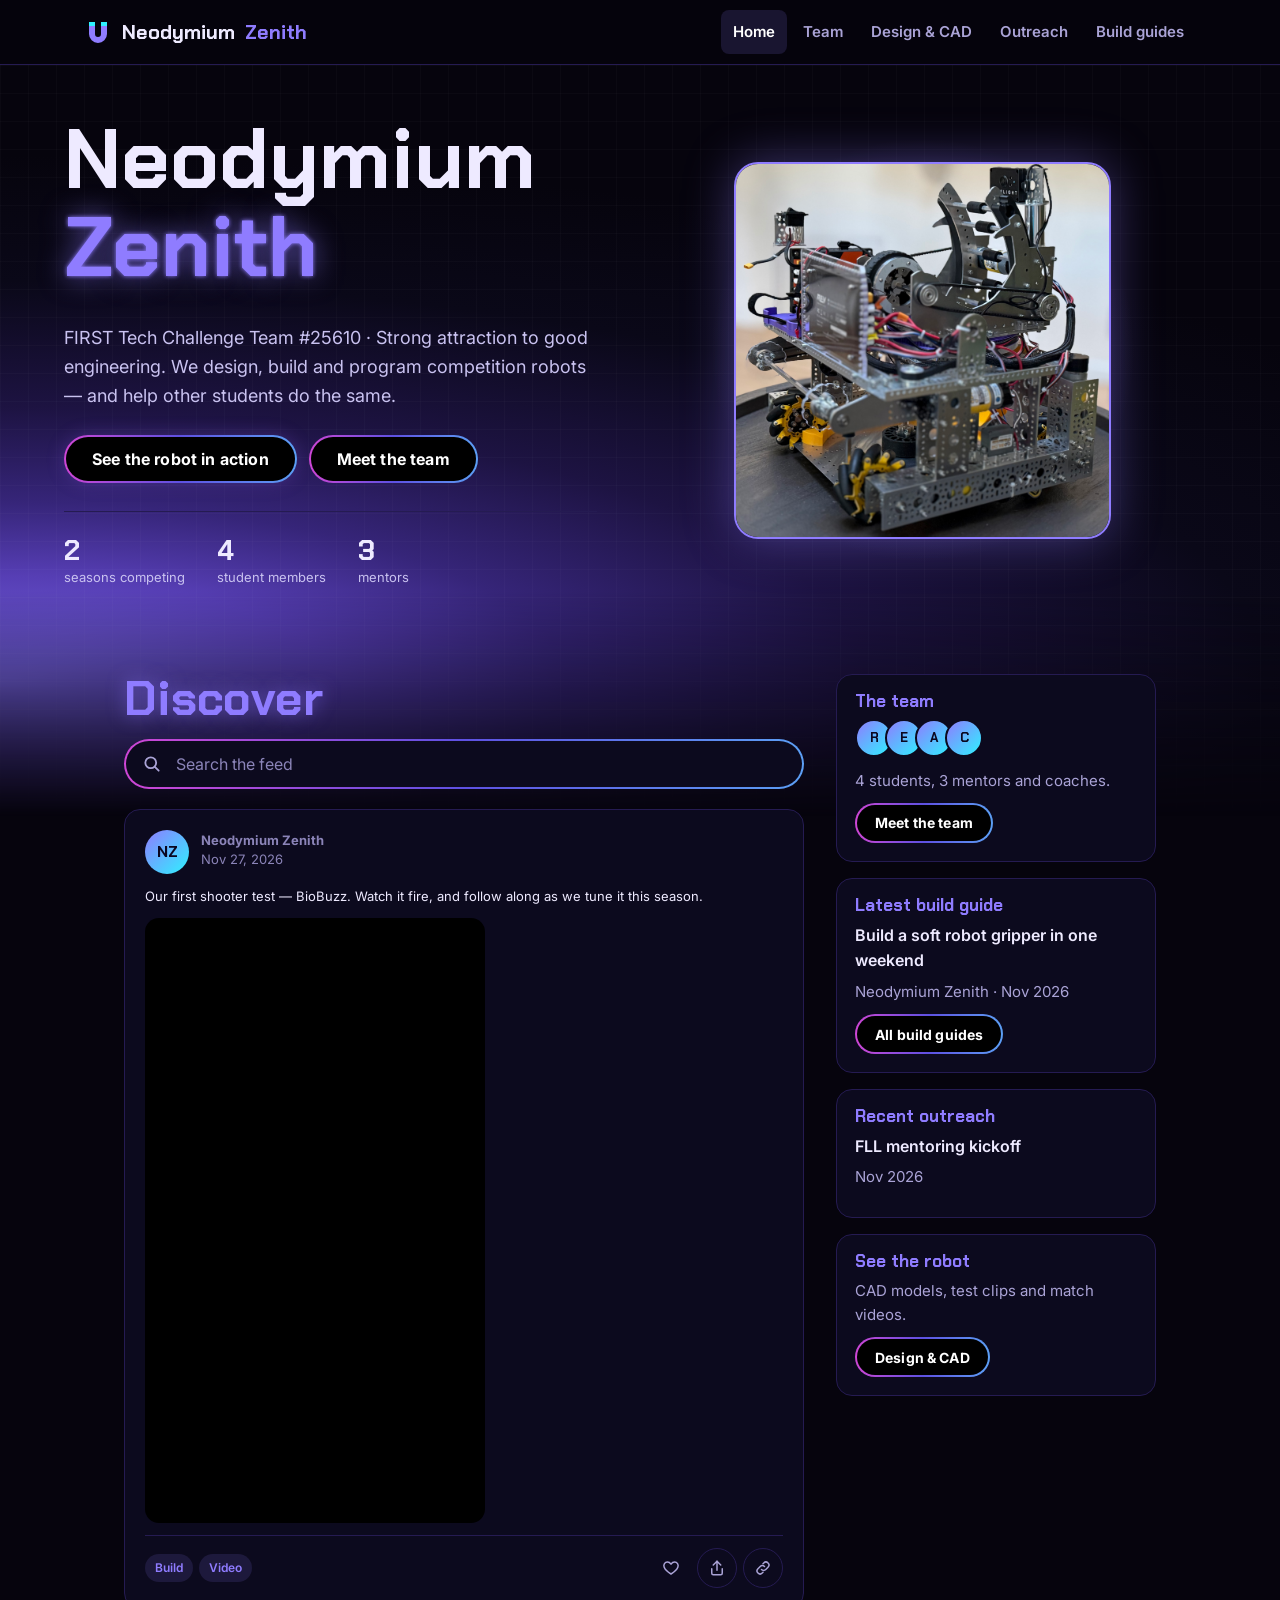
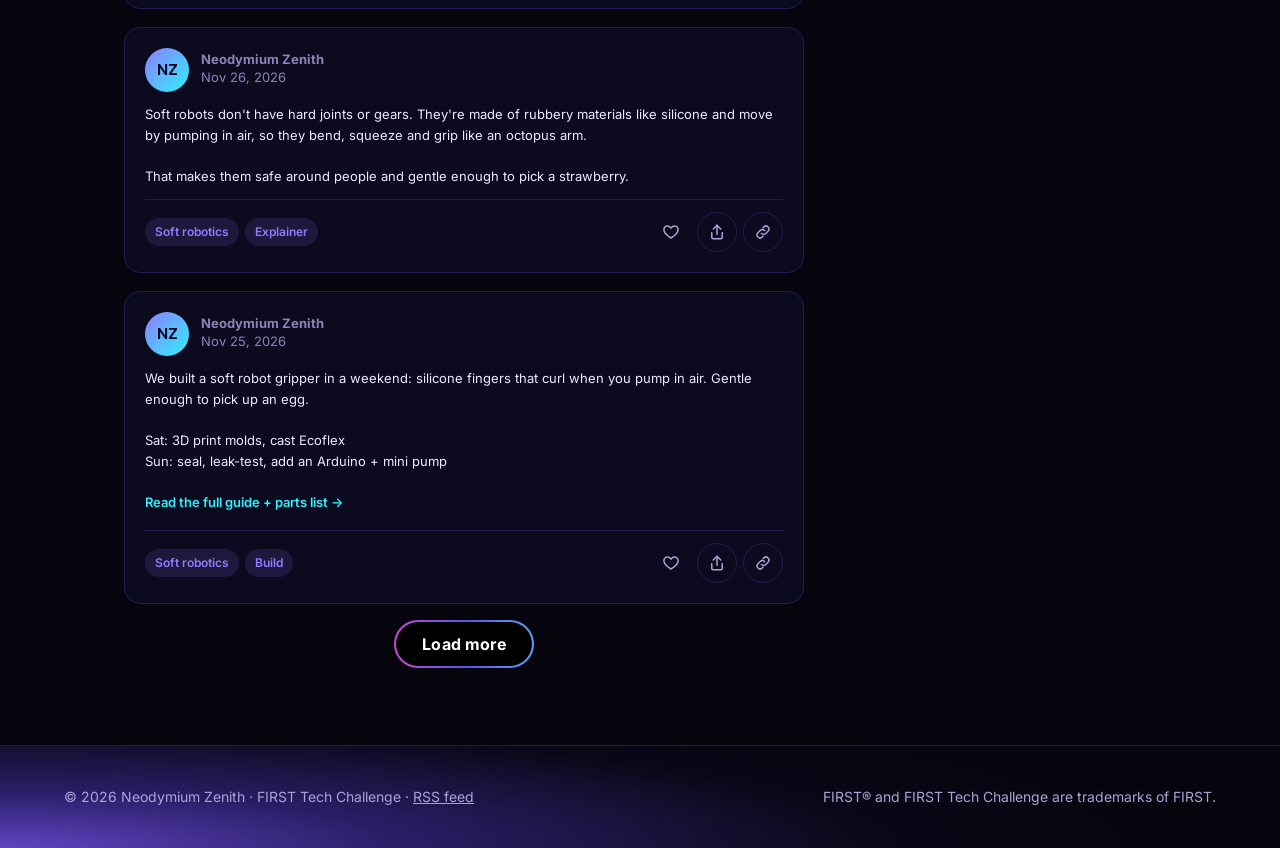
<file: index.html>
<!DOCTYPE html>
<html lang="en">
<head>
<meta charset="utf-8">
<meta name="viewport" content="width=device-width, initial-scale=1">
<script data-goatcounter="https://neodymiumzenith.goatcounter.com/count" async src="//gc.zgo.at/count.js"></script>
<title>Neodymium Zenith </title>
<meta name="description" content="Neodymium Zenith, a FIRST Tech Challenge robotics team: lab notes, build guides, CAD and robot videos.">
<link rel="preconnect" href="https://fonts.googleapis.com">
<link href="https://fonts.googleapis.com/css2?family=Chakra+Petch:wght@500;700&family=Inter:wght@400;600&display=swap" rel="stylesheet">
<link rel="stylesheet" href="site.css?v=20261128c">
<link rel="alternate" type="application/rss+xml" title="Neodymium Zenith lab notes" href="feed.xml">
</head>
<body data-page="home">
<main id="top">
<header class="hero home">
  <div>
    <h1>Neodymium <span>Zenith</span></h1>
    <p class="tag" id="tagline"></p>
    <div class="btns">
      <a class="btn solid hl" href="design.html">See the robot in action</a>
      <a class="btn hl" href="team.html">Meet the team</a>
      <button class="btn hl edit-only" data-act="edit" data-k="hero">Edit hero text &amp; photo</button>
    </div>
    <div class="stats" id="stats"></div>
  </div>
  <div class="fig" id="heroFig">
    <svg viewBox="0 0 500 500" aria-hidden="true">
      <defs>
        <linearGradient id="body" x1="0" y1="0" x2="0" y2="1"><stop offset="0" stop-color="#2a1f63"/><stop offset="1" stop-color="#100c2a"/></linearGradient>
        <radialGradient id="halo"><stop offset="0" stop-color="#8f7cff" stop-opacity=".45"/><stop offset="1" stop-color="#8f7cff" stop-opacity="0"/></radialGradient>
      </defs>
      <circle cx="250" cy="250" r="230" fill="url(#halo)"/>
      <g class="field">
        <path d="M250 250 C 120 60, -20 250, 250 250"/><path d="M250 250 C 380 60, 520 250, 250 250"/>
        <path d="M250 250 C 90 20, -80 300, 250 250"/><path d="M250 250 C 410 20, 580 300, 250 250"/>
        <path d="M250 250 C 150 120, 40 260, 250 250"/><path d="M250 250 C 350 120, 460 260, 250 250"/>
        <path d="M250 250 C 120 440, -20 250, 250 250"/><path d="M250 250 C 380 440, 520 250, 250 250"/>
        <path d="M250 250 C 90 480, -80 200, 250 250"/><path d="M250 250 C 410 480, 580 200, 250 250"/>
      </g>
      <g id="drawnBot">
        <ellipse cx="250" cy="392" rx="150" ry="16" fill="#000" opacity=".7"/>
        <rect x="130" y="250" width="240" height="120" rx="14" fill="url(#body)" stroke="#8f7cff" stroke-width="3"/>
        <rect x="130" y="250" width="240" height="8" rx="4" fill="#c9c0ff" opacity=".5"/>
        <rect x="220" y="120" width="22" height="135" rx="4" fill="#140f33" stroke="#8f7cff" stroke-width="2.5"/>
        <rect x="258" y="140" width="22" height="115" rx="4" fill="#140f33" stroke="#8f7cff" stroke-width="2.5"/>
        <path d="M231 125 L 330 92 L 340 112 L 241 145 Z" fill="#1d1548" stroke="#2ef2ff" stroke-width="2.5"/>
        <path d="M330 86 l28 -6 l6 22 l-10 4 l-4 -12 l-16 4 z M336 112 l28 6 l-4 20 l-10 -2 l2 -10 l-18 -4z" fill="#2ef2ff"/>
        <g fill="#08061a" stroke="#8f7cff" stroke-width="3"><circle cx="170" cy="372" r="30"/><circle cx="330" cy="372" r="30"/></g>
        <g fill="#8f7cff"><circle cx="170" cy="372" r="8"/><circle cx="330" cy="372" r="8"/></g>
        <rect x="152" y="280" width="90" height="56" rx="8" fill="#08061a" stroke="#33287a"/>
        <circle cx="175" cy="308" r="10" fill="#2ef2ff"/><circle cx="210" cy="308" r="10" fill="#b6ff3b"/>
        <text x="300" y="320" text-anchor="middle" font-family="Chakra Petch" font-weight="700" font-size="34" fill="#8f7cff">Nd</text>
        <text x="300" y="342" text-anchor="middle" font-family="Inter" font-size="11" fill="#aaa3d6">60</text>
      </g>
    </svg>
    <div id="heroPhoto"></div>
  </div>
</header>

<section class="band feedband" aria-label="Team feed">
  <div class="feedwrap">
    <div>
      <div class="feedhead"><h2 id="feedTitle">Discover</h2><button class="btn sm solid hl edit-only" data-act="add" data-k="notes">+ New note</button></div>
      <div class="search" role="search"><svg width="20" height="20" viewBox="0 0 24 24" fill="none" stroke="currentColor" stroke-width="2.2" stroke-linecap="round" aria-hidden="true"><circle cx="10.5" cy="10.5" r="6.5"/><path d="m20 20-4.6-4.6"/></svg><input type="search" id="nq" placeholder="Search the feed" aria-label="Search the feed" autocomplete="off"></div>
      <div id="notes"></div>
      <button class="btn hl" id="more" hidden>Load more</button>
    </div>
    <aside class="side" id="side" aria-label="More from the team"></aside>
  </div>
</section>
</main>
<script src="site.js?v=20261128c"></script>
</body>
</html>
</file>
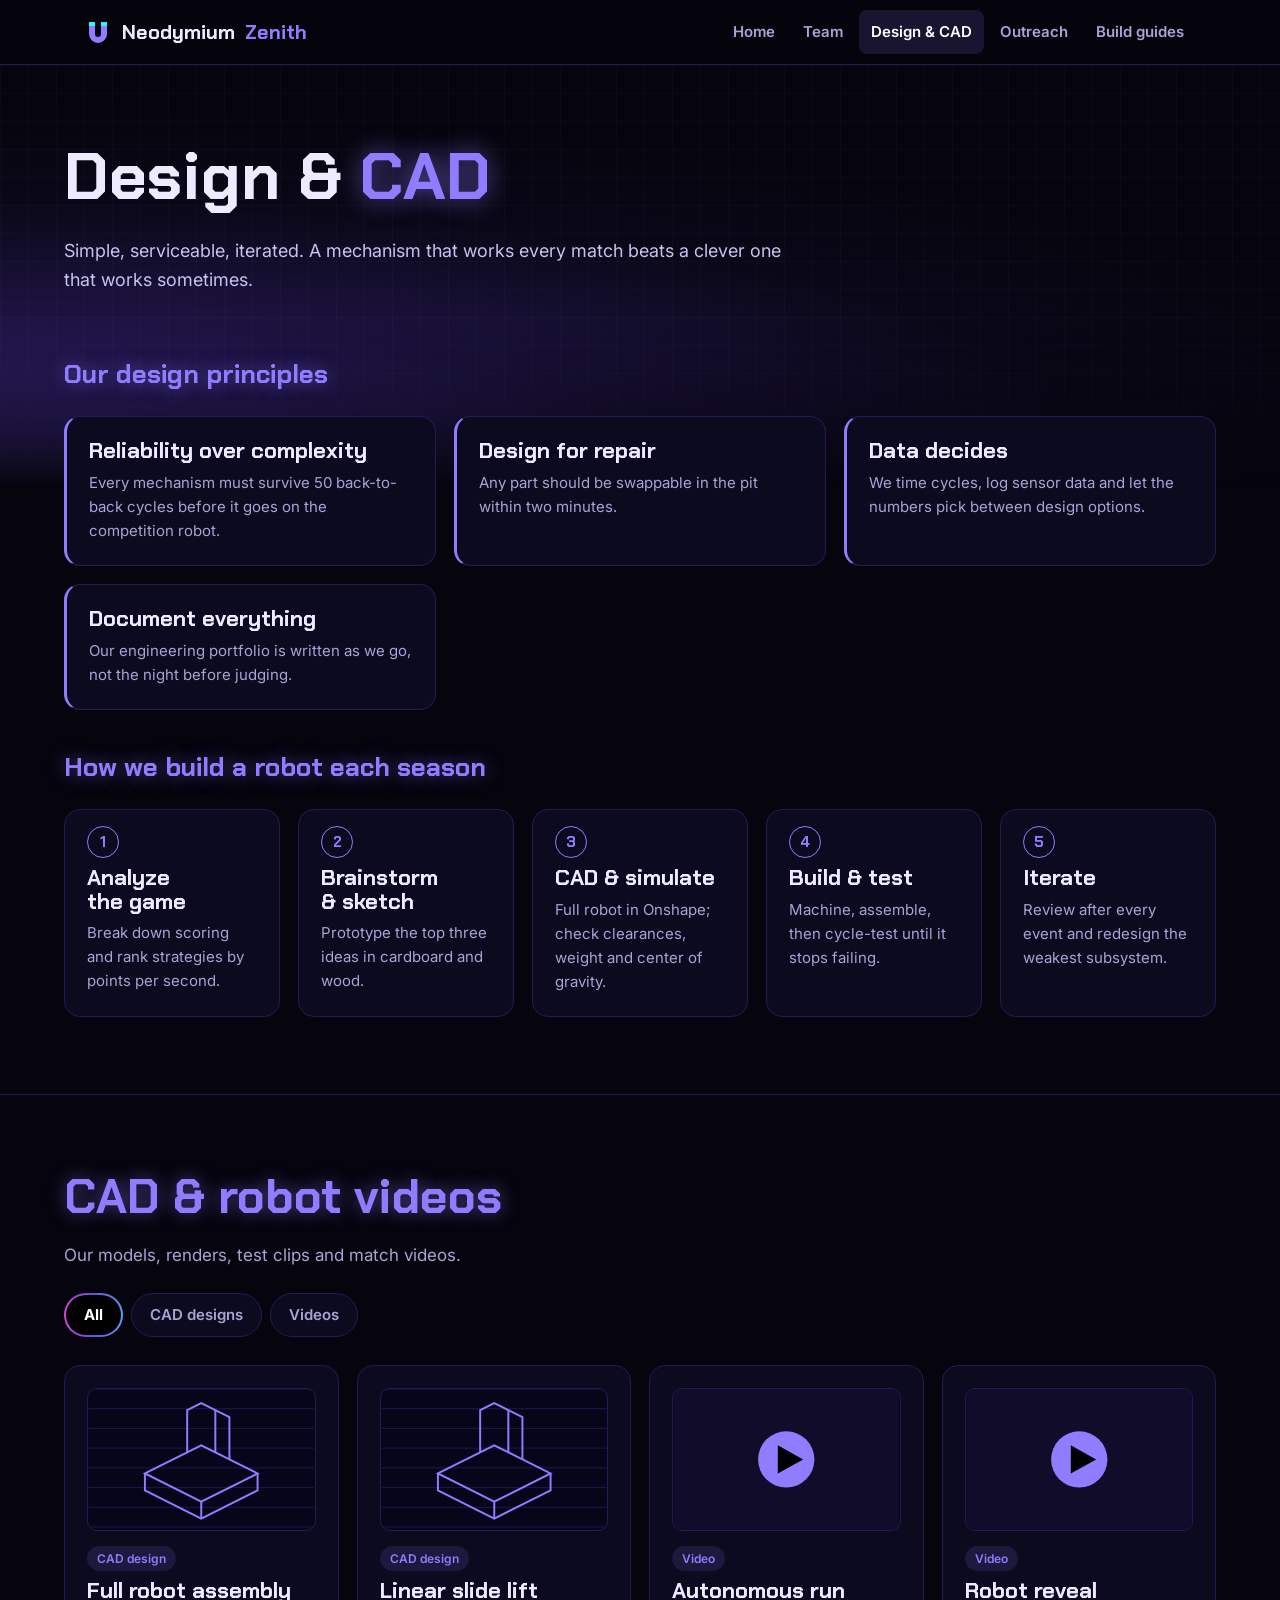
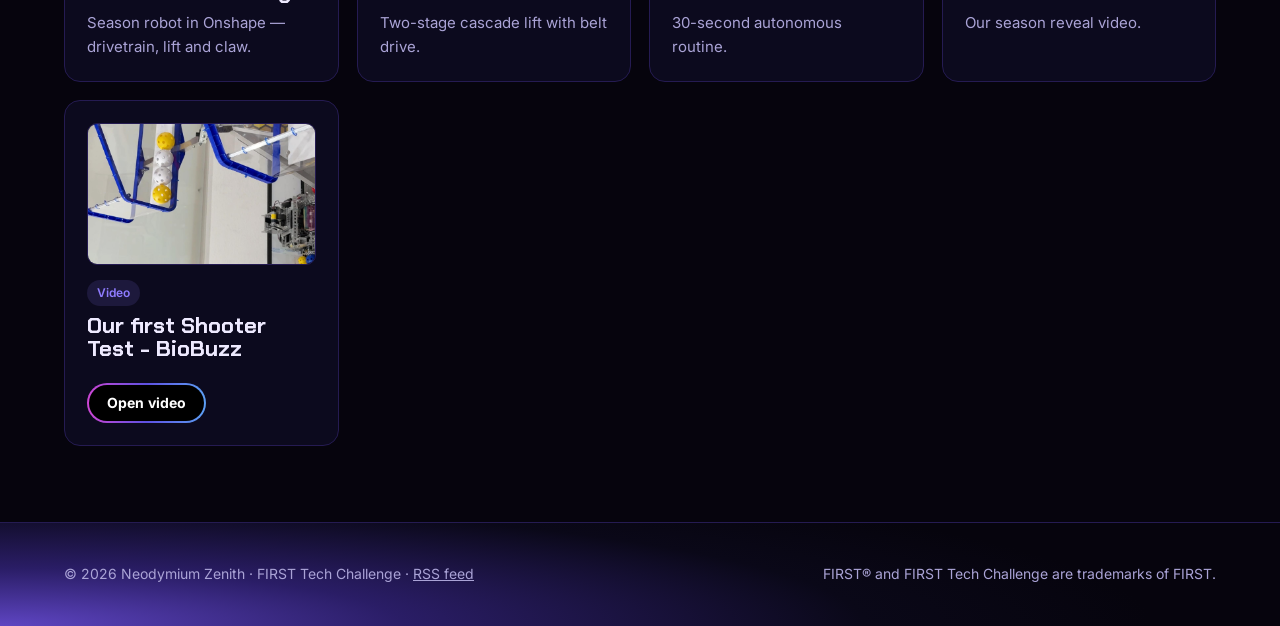
<file: design.html>
<!DOCTYPE html>
<html lang="en">
<head>
<meta charset="utf-8">
<meta name="viewport" content="width=device-width, initial-scale=1">
<script data-goatcounter="https://neodymiumzenith.goatcounter.com/count" async src="//gc.zgo.at/count.js"></script>
<title>Design & CAD · Neodymium Zenith</title>
<meta name="description" content="Design philosophy, process, CAD models and robot videos from FTC team Neodymium Zenith.">
<link rel="preconnect" href="https://fonts.googleapis.com">
<link href="https://fonts.googleapis.com/css2?family=Chakra+Petch:wght@500;700&family=Inter:wght@400;600&display=swap" rel="stylesheet">
<link rel="stylesheet" href="site.css?v=20261128c">
<link rel="alternate" type="application/rss+xml" title="Neodymium Zenith lab notes" href="feed.xml">
</head>
<body data-page="design">
<main id="top">
<header class="pagehead"><div class="wrap"><h1>Design &amp; <span>CAD</span></h1><p class="lede">Simple, serviceable, iterated. A mechanism that works every match beats a clever one that works sometimes.</p></div></header>
<section class="band"><div class="wrap">
  <h2 class="sub" style="margin-top:0">Our design principles</h2>
  <div class="grid principles" id="principles"></div>
  <h2 class="sub">How we build a robot each season</h2>
  <div class="grid steps" id="steps"></div>
</div></section>
<section class="band" id="media"><div class="wrap">
  <h2>CAD &amp; robot videos</h2>
  <p class="lede">Our models, renders, test clips and match videos.</p>
  <div class="tabs" role="tablist" data-for="media">
    <button role="tab" aria-selected="true" data-f="all">All</button>
    <button role="tab" aria-selected="false" data-f="CAD">CAD designs</button>
    <button role="tab" aria-selected="false" data-f="Video">Videos</button>
  </div>
  <div class="grid media" id="media_"></div>
</div></section>
</main>
<script src="site.js?v=20261128c"></script>
</body>
</html>
</file>
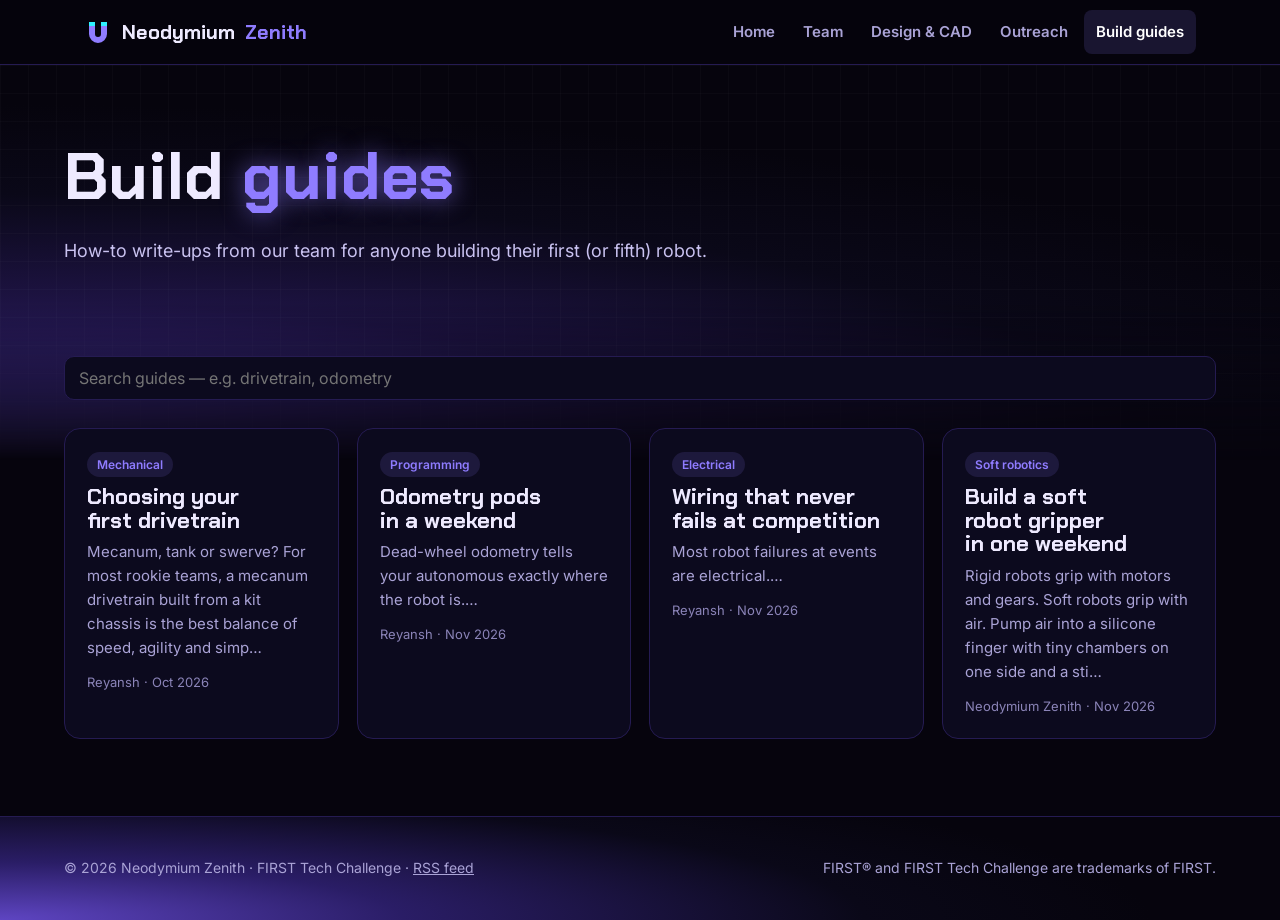
<file: guides.html>
<!DOCTYPE html>
<html lang="en">
<head>
<meta charset="utf-8">
<meta name="viewport" content="width=device-width, initial-scale=1">
<script data-goatcounter="https://neodymiumzenith.goatcounter.com/count" async src="//gc.zgo.at/count.js"></script>
<title>Build guides · Neodymium Zenith</title>
<meta name="description" content="How-to robotics write-ups from FTC team Neodymium Zenith.">
<link rel="preconnect" href="https://fonts.googleapis.com">
<link href="https://fonts.googleapis.com/css2?family=Chakra+Petch:wght@500;700&family=Inter:wght@400;600&display=swap" rel="stylesheet">
<link rel="stylesheet" href="site.css?v=20261128c">
<link rel="alternate" type="application/rss+xml" title="Neodymium Zenith lab notes" href="feed.xml">
</head>
<body data-page="guides">
<main id="top">
<header class="pagehead"><div class="wrap"><h1>Build <span>guides</span></h1><p class="lede">How-to write-ups from our team for anyone building their first (or fifth) robot.</p></div></header>
<section class="band"><div class="wrap">
  <div class="blogbar"><input type="search" id="q" placeholder="Search guides — e.g. drivetrain, odometry" aria-label="Search guides"></div>
  <div class="grid" id="posts"></div>
</div></section>
</main>
<script src="site.js?v=20261128c"></script>
</body>
</html>
</file>
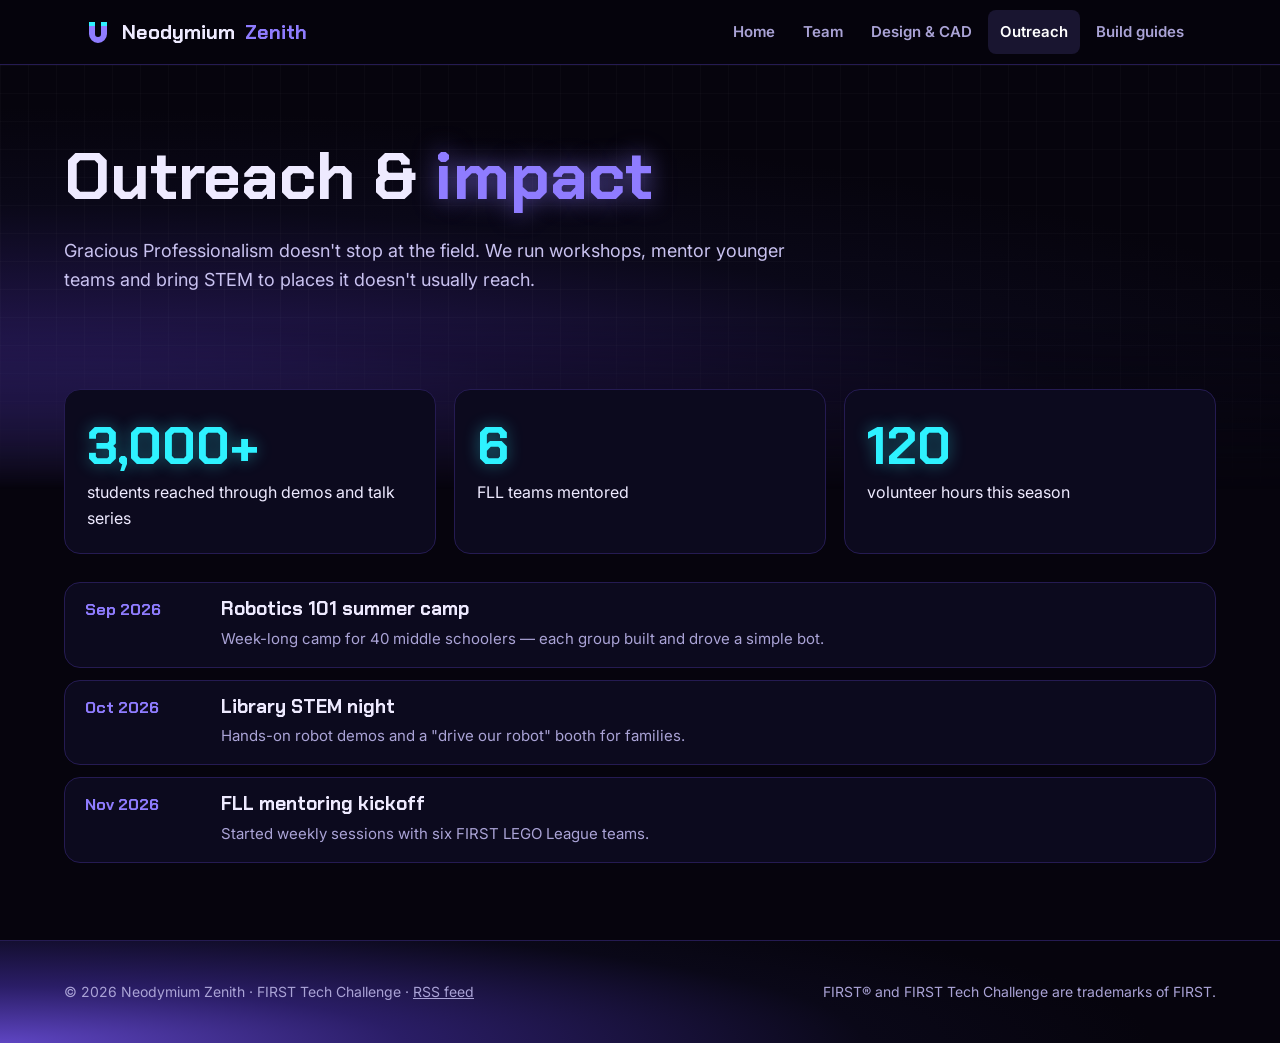
<file: outreach.html>
<!DOCTYPE html>
<html lang="en">
<head>
<meta charset="utf-8">
<meta name="viewport" content="width=device-width, initial-scale=1">
<script data-goatcounter="https://neodymiumzenith.goatcounter.com/count" async src="//gc.zgo.at/count.js"></script>
<title>Outreach · Neodymium Zenith</title>
<meta name="description" content="How FTC team Neodymium Zenith shares STEM with its community.">
<link rel="preconnect" href="https://fonts.googleapis.com">
<link href="https://fonts.googleapis.com/css2?family=Chakra+Petch:wght@500;700&family=Inter:wght@400;600&display=swap" rel="stylesheet">
<link rel="stylesheet" href="site.css?v=20261128c">
<link rel="alternate" type="application/rss+xml" title="Neodymium Zenith lab notes" href="feed.xml">
</head>
<body data-page="outreach">
<main id="top">
<header class="pagehead"><div class="wrap"><h1>Outreach &amp; <span>impact</span></h1><p class="lede">Gracious Professionalism doesn't stop at the field. We run workshops, mentor younger teams and bring STEM to places it doesn't usually reach.</p></div></header>
<section class="band"><div class="wrap">
  <div class="grid impact" id="impact"></div>
  <div class="events" id="events"></div>
</div></section>
</main>
<script src="site.js?v=20261128c"></script>
</body>
</html>
</file>
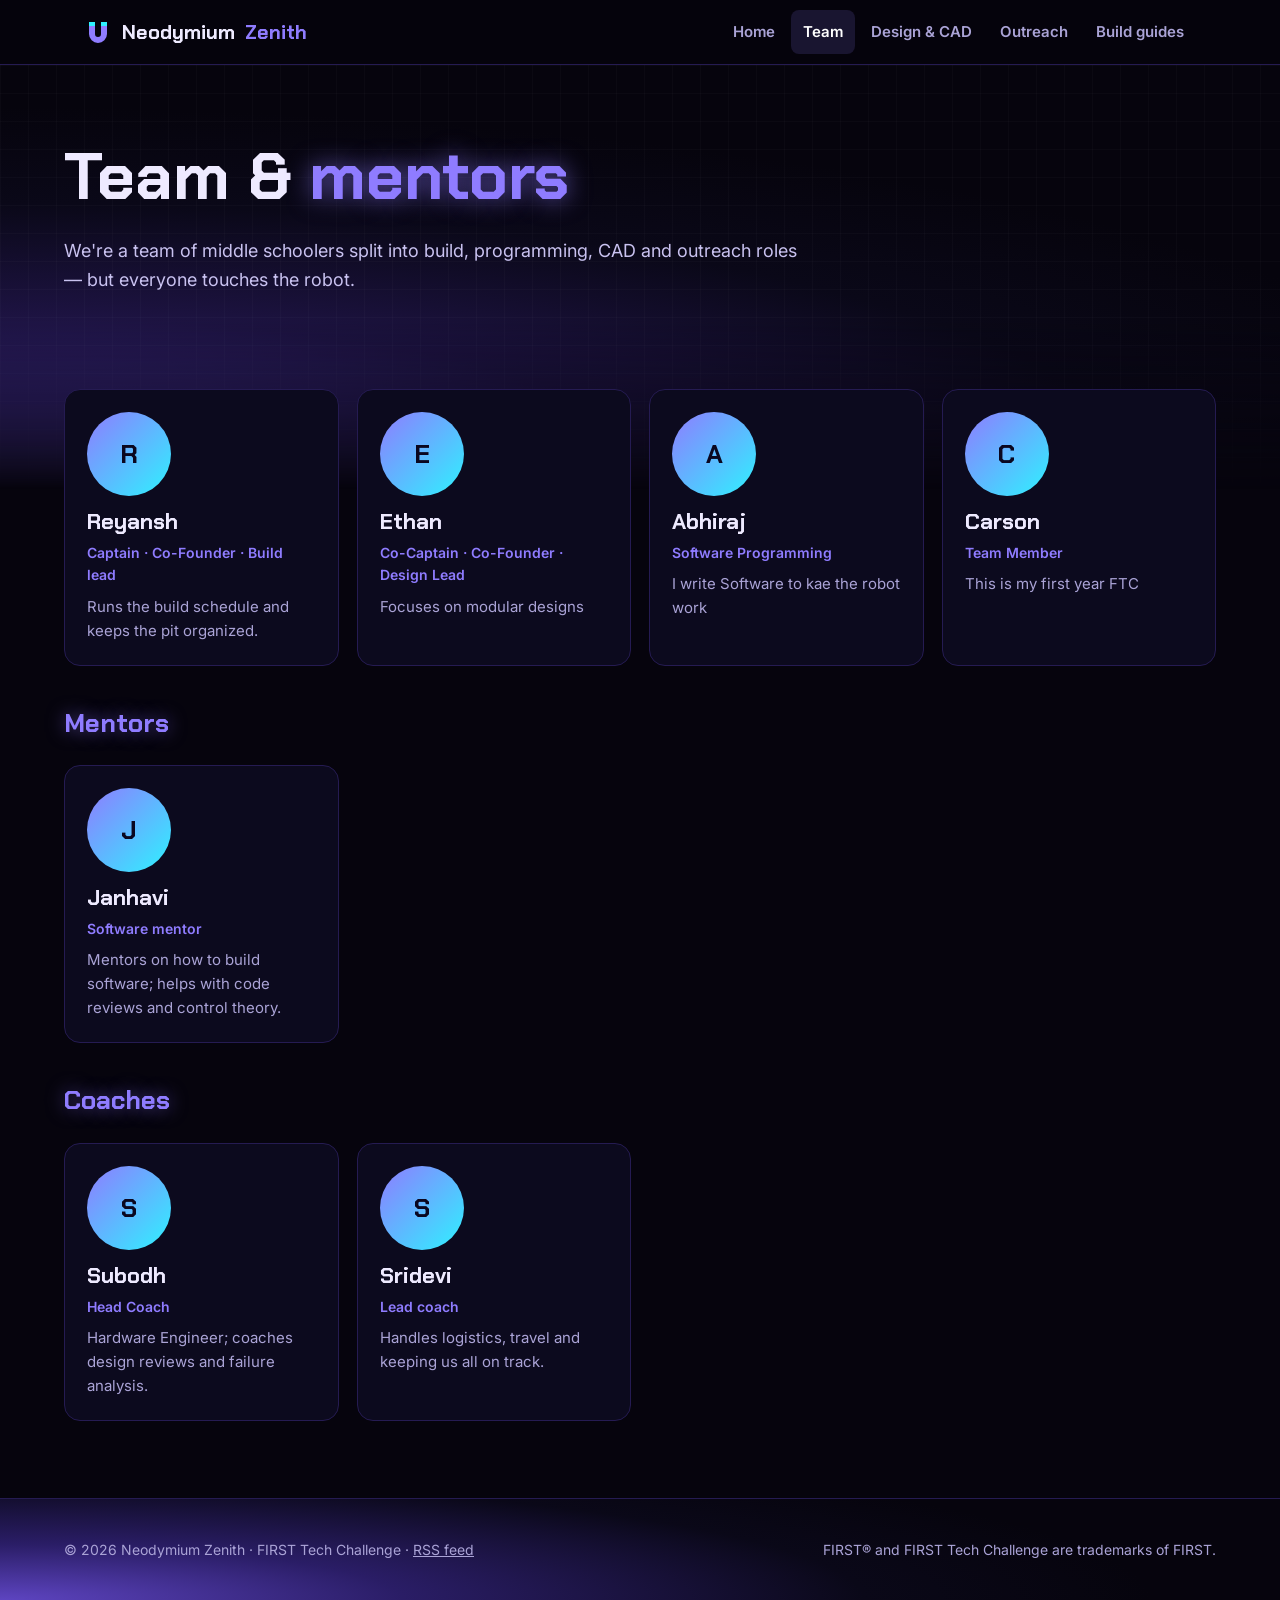
<file: team.html>
<!DOCTYPE html>
<html lang="en">
<head>
<meta charset="utf-8">
<meta name="viewport" content="width=device-width, initial-scale=1">
<script data-goatcounter="https://neodymiumzenith.goatcounter.com/count" async src="//gc.zgo.at/count.js"></script>
<title>Team · Neodymium Zenith</title>
<meta name="description" content="The students, coaches and mentors of FTC team Neodymium Zenith.">
<link rel="preconnect" href="https://fonts.googleapis.com">
<link href="https://fonts.googleapis.com/css2?family=Chakra+Petch:wght@500;700&family=Inter:wght@400;600&display=swap" rel="stylesheet">
<link rel="stylesheet" href="site.css?v=20261128c">
<link rel="alternate" type="application/rss+xml" title="Neodymium Zenith lab notes" href="feed.xml">
</head>
<body data-page="team">
<main id="top">
<header class="pagehead"><div class="wrap"><h1>Team &amp; <span>mentors</span></h1><p class="lede">We're a  team of middle schoolers split into build, programming, CAD and outreach roles — but everyone touches the robot.</p></div></header>
<section class="band"><div class="wrap">
  <div class="grid" id="members"></div>
  <h2 class="sub">Mentors</h2>
  <div class="grid" id="mentors"></div>
  <h2 class="sub">Coaches</h2>
  <div class="grid" id="coaches"></div>
</div></section>
</main>
<script src="site.js?v=20261128c"></script>
</body>
</html>
</file>
<file: site.css>
:root{color-scheme:dark;--bg:#06040d;--panel:#0c0a1e;--line:#251b52;--ink:#eeeaff;--dim:#aaa3d6;--pur:#8f7cff;--pur2:#5e45c2;--hot:#2ef2ff}
:root[data-theme=light],:root[data-theme=dark]{color-scheme:dark}
*{box-sizing:border-box;min-width:0}
html{scroll-behavior:smooth;scroll-padding-top:72px}
body{margin:0;background:var(--bg);color:var(--ink);font:16px/1.6 Inter,system-ui,sans-serif;overflow-x:clip}
body.owner{padding-bottom:120px}
h1,h2,h3{font-family:"Chakra Petch",sans-serif;line-height:1.05;text-wrap:balance;margin:0 0 .4em}
h2{font-size:clamp(32px,4.5vw,48px);color:var(--pur);text-shadow:0 0 18px #8f7cff88}
h3{font-size:22px}
p{margin:0 0 1em;max-width:68ch}
a{color:var(--pur)}
.band{padding:clamp(40px,6vw,88px) max(5vw,16px);border-top:1px solid var(--line)}
.wrap{max-width:1240px;margin:0 auto}
.lede{color:var(--dim);font-size:17px}
.card p a,.rbody a,.tag a,.ev a{color:var(--hot);text-decoration:underline;text-underline-offset:3px;overflow-wrap:anywhere}
.card p a:hover,.rbody a:hover,.tag a:hover{color:#fff;text-shadow:0 0 10px var(--hot)}
nav{position:sticky;top:0;z-index:20;background:#06040dd9;backdrop-filter:blur(8px);border-bottom:1px solid var(--line)}
nav .wrap{display:flex;align-items:center;gap:8px 18px;flex-wrap:wrap;padding:10px max(5vw,16px)}
.logo{font:700 20px "Chakra Petch",sans-serif;color:var(--ink);text-decoration:none;margin-right:auto;display:flex;align-items:center;gap:10px;min-height:44px}
.logo b{color:var(--pur)}
nav .links{display:flex;flex-wrap:wrap;gap:4px}
nav .links a{color:var(--dim);text-decoration:none;padding:10px 12px;border-radius:8px;font-weight:600;font-size:15px;transition:.2s}
.hl{transition:color .2s,background .2s,box-shadow .25s,border-color .25s,transform .25s}
.hl:hover,.hl:focus-visible,nav .links a:hover,nav .links a:focus-visible{color:var(--hot);border-color:var(--hot);box-shadow:0 0 0 1px var(--hot),0 0 24px #2ef2ff66,inset 0 0 24px #2ef2ff14}
nav .links a:hover{background:#2ef2ff12}
.card.hl:hover{transform:translateY(-4px)}
.card.hl:hover h3{color:var(--hot)}
:focus-visible{outline:2px solid var(--hot);outline-offset:3px}
.hero{display:grid;grid-template-columns:minmax(0,1fr) minmax(0,1.1fr);gap:32px;align-items:center;padding:clamp(32px,5vw,72px) max(5vw,16px);max-width:1340px;margin:0 auto;min-height:min(86vh,760px)}
.hero h1{font-size:clamp(48px,8vw,96px)}
.hero h1 span{display:block;color:var(--pur);text-shadow:0 0 28px #8f7cffaa,0 0 4px #8f7cff}
.tag{color:var(--dim);font-size:18px;margin-bottom:24px}
.btns{display:flex;flex-wrap:wrap;gap:12px}
.btn{--ring:linear-gradient(90deg,#ce46d5,#5e51e2 50%,#5c9ff5);display:inline-flex;align-items:center;justify-content:center;gap:10px;min-height:48px;padding:10px 26px;border-radius:999px;border:2px solid transparent;background:linear-gradient(#000,#000) padding-box,var(--ring) border-box;color:#fff;text-decoration:none;font:700 16px Inter,sans-serif;letter-spacing:.01em;cursor:pointer;transition:box-shadow .25s,background .25s,transform .2s}
.btn.solid{background:linear-gradient(#000,#000) padding-box,var(--ring) border-box;box-shadow:0 0 18px #8a5ae240}
.btn.hl:hover,.btn.hl:focus-visible,.btn.solid:hover{color:#fff;border-color:transparent;background:linear-gradient(90deg,#24103a,#141038 50%,#0f1c3c) padding-box,var(--ring) border-box;box-shadow:-8px 0 24px #ce46d566,8px 0 24px #5c9ff566;transform:translateY(-1px)}
.btn:disabled,.btn:disabled:hover{opacity:.4;cursor:not-allowed;box-shadow:none;transform:none;background:linear-gradient(#000,#000) padding-box,var(--ring) border-box}
.btn.sm{min-height:40px;padding:6px 18px;font-size:14px}
.fig{position:relative;aspect-ratio:1/1;max-height:640px}
.fig>svg{position:absolute;inset:0;width:100%;height:100%}
.fig .photo-wrap{position:absolute;inset:9%;border-radius:24px;overflow:hidden;border:2px solid var(--pur);box-shadow:0 0 50px #8f7cff66;background:#07051a}
.fig .photo-wrap img{width:100%;height:100%;object-fit:cover;display:block}
.fig .ph{position:absolute;inset:9%;border:2px dashed var(--hot);border-radius:24px;display:grid;place-content:center;gap:10px;text-align:center;background:#000a;padding:20px;color:var(--ink)}
.field path{fill:none;stroke:var(--pur);stroke-width:1.6;opacity:.55;stroke-dasharray:6 10;animation:flow 6s linear infinite}
.field path:nth-child(even){stroke:var(--pur2);animation-duration:9s}
@keyframes flow{to{stroke-dashoffset:-160}}
@media(prefers-reduced-motion:reduce){.field path{animation:none}html{scroll-behavior:auto}}
.stats{display:flex;flex-wrap:wrap;gap:12px 32px;margin-top:28px;padding-top:20px;border-top:1px solid var(--line);align-items:flex-start}
.stats .card{background:none;border:0;padding:0;font:700 28px "Chakra Petch",sans-serif}
.stats small{display:block;font:13px Inter,sans-serif;color:var(--dim)}
.grid{display:grid;grid-template-columns:repeat(auto-fill,minmax(min(100%,250px),1fr));gap:18px;margin-top:28px}
.card{position:relative;background:var(--panel);border:1px solid var(--line);border-radius:16px;padding:22px}
.avatar,.face{width:84px;height:84px;border-radius:50%;margin-bottom:14px}
.avatar{display:grid;place-items:center;font:700 26px "Chakra Petch";color:#0a0720;background:linear-gradient(135deg,var(--pur),var(--hot))}
.face{overflow:hidden;border:2px solid var(--pur)}
.face img{width:100%;height:100%;object-fit:cover}
.role{color:var(--pur);font-weight:600;font-size:14px;margin-bottom:8px}
.card p{color:var(--dim);font-size:15px;margin:0;white-space:pre-line}
.sub{margin-top:44px;font-size:26px}
.note{font-size:13px;color:#8b84b8;margin-top:18px}
.impact{grid-template-columns:repeat(auto-fit,minmax(min(100%,200px),1fr))}
.impact b{display:block;font:700 clamp(36px,5vw,52px) "Chakra Petch";color:var(--hot);text-shadow:0 0 16px #2ef2ff66}
.events{display:grid;gap:12px;margin-top:28px}
.ev{display:grid;grid-template-columns:7.5em minmax(0,1fr) auto;gap:16px;align-items:start;padding:16px 20px}
.ev time{font:700 16px "Chakra Petch";color:var(--pur);white-space:nowrap}
.ev .evimg{width:140px;aspect-ratio:4/3;border-radius:10px;overflow:hidden}
.ev .evimg img,.ev .evimg video{width:100%;height:100%;object-fit:cover}
.steps{grid-template-columns:repeat(auto-fit,minmax(min(100%,210px),1fr));counter-reset:s}
.steps .card{padding-top:56px}
.steps .card::before{counter-increment:s;content:counter(s);position:absolute;top:16px;left:22px;width:30px;height:30px;border-radius:50%;border:1px solid var(--pur);display:grid;place-items:center;font:700 15px "Chakra Petch";color:var(--pur)}
.principles{grid-template-columns:repeat(auto-fit,minmax(min(100%,320px),1fr))}
.principles .card{border-left:3px solid var(--pur)}
.thumb{aspect-ratio:16/10;border-radius:10px;background:#07051a;border:1px solid var(--line);margin-bottom:14px;overflow:hidden;display:grid;place-items:center}
.thumb svg,.thumb img,.thumb video{width:100%;height:100%;object-fit:cover;display:block}
.chip{display:inline-block;font-size:12px;font-weight:600;padding:3px 10px;border-radius:999px;background:#8f7cff22;color:var(--pur);margin-bottom:8px}
.tabs{display:flex;flex-wrap:wrap;gap:8px;margin:24px 0 8px}
.tabs button{min-height:44px;padding:8px 18px;border-radius:999px;border:1px solid var(--line);background:var(--panel);color:var(--dim);font:600 15px Inter;cursor:pointer}
.tabs button[aria-selected=true]{border:2px solid transparent;background:linear-gradient(#000,#000) padding-box,linear-gradient(90deg,#ce46d5,#5e51e2 50%,#5c9ff5) border-box;color:#fff;font-weight:700}
.tabs button:hover{color:#fff;box-shadow:-6px 0 18px #ce46d544,6px 0 18px #5c9ff544}
.media .card .btn{margin-top:14px}
.blogbar{display:flex;flex-wrap:wrap;gap:12px;margin-top:24px}
.blogbar input{flex:1 1 240px;min-height:44px;padding:10px 14px;border-radius:10px;border:1px solid var(--line);background:var(--panel);color:var(--ink);font:16px Inter}
.post{cursor:pointer}
.post .meta{font-size:13px;color:#8b84b8;margin-top:12px}

/* team gradient: near-black at top, violet glow rising from the bottom-left */
.hero{position:relative}
.hero::before,footer::before{content:"";position:absolute;inset:0 calc(50% - 50vw) -180px;z-index:-1;pointer-events:none;-webkit-mask-image:linear-gradient(#000 70%,transparent);mask-image:linear-gradient(#000 70%,transparent);
 background:linear-gradient(#ffffff05 1px,transparent 1px) 0 0/28px 28px,linear-gradient(90deg,#ffffff05 1px,transparent 1px) 0 0/28px 28px,
 radial-gradient(130% 70% at 0% 82%,#7765e3 0%,#563eb4 20%,#362579 34%,#1d1342 52%,#0a0818 76%,#06040d 100%)}
footer{position:relative;overflow:hidden;border-top-color:#251b52}
footer::before{inset:0;-webkit-mask-image:none;mask-image:none;background:radial-gradient(90% 160% at 0% 100%,#5e45c2 0%,#2a1d66 35%,#0a0818 75%,#06040d 100%)}
footer{color:#c9c2f0}
.hero .tag{color:#c9c2f0}
.stats small{color:#c9c2f0}
/* edit mode */
.tools{display:none;position:absolute;top:8px;right:8px;gap:4px;z-index:2}
.editing .tools{display:flex}
.tools button{min-width:36px;min-height:36px;border-radius:8px;border:1px solid var(--line);background:#000c;color:var(--ink);font:600 13px Inter;cursor:pointer;padding:0 8px}
.tools button:hover{border-color:var(--hot);color:var(--hot)}
.tools button.del:hover{border-color:#ff5c8a;color:#ff5c8a}
.editing .card{outline:1px dashed #8f7cff55;outline-offset:3px}
.editing .stats .card{padding-top:44px;min-width:200px}
.stats .tools{left:0;right:auto;top:0}
.add{display:none;min-height:120px;border:2px dashed var(--pur2);border-radius:16px;background:none;color:var(--pur);font:600 16px Inter;cursor:pointer}
.editing .add{display:block}
.stats .add{min-height:60px;padding:0 16px}
.edit-only{display:none}
.editing .edit-only{display:inline-flex}
#ownerBar{display:none;position:fixed;left:50%;bottom:16px;transform:translateX(-50%);z-index:30;width:min(1100px,calc(100% - 24px));background:#0c0a1ef2;border:1px solid var(--pur);border-radius:16px;box-shadow:0 0 40px #8f7cff55;padding:12px 16px;gap:10px 16px;align-items:center;flex-wrap:wrap}
.owner #ownerBar{display:flex}
#ownerBar .seg{display:flex;border:1px solid var(--line);border-radius:999px;overflow:hidden;padding:2px}
#ownerBar .seg button{min-height:40px;padding:6px 14px;border:0;background:none;color:var(--dim);font:600 14px Inter;cursor:pointer}
#ownerBar .seg button{border-radius:999px}
#ownerBar .seg button[aria-pressed=true]{background:linear-gradient(90deg,#ce46d5,#5e51e2 50%,#5c9ff5);color:#fff}
#status{flex:1 1 200px;font-size:14px;color:var(--dim)}
#status b{color:var(--hot)}
dialog{background:var(--panel);color:var(--ink);border:1px solid var(--pur);border-radius:18px;max-width:760px;width:calc(100% - 32px);padding:clamp(20px,4vw,40px);box-shadow:0 0 60px #8f7cff55}
dialog::backdrop{background:#000c}
dialog h2{font-size:clamp(28px,4vw,40px)}
dialog>h2,.rbody h2{padding-right:84px}
.close{float:right}
.rbody p{color:var(--dim);white-space:pre-line}
form.ed{display:grid;gap:10px;clear:both}
form.ed label{font-weight:600;font-size:14px;color:var(--dim)}
form.ed input,form.ed textarea,form.ed select{width:100%;min-height:44px;padding:10px 14px;border-radius:10px;border:1px solid var(--line);background:#000;color:var(--ink);font:16px Inter}
form.ed textarea{min-height:140px}
.imgfield{display:flex;flex-wrap:wrap;gap:12px;align-items:center;padding:14px;border:1px dashed var(--pur2);border-radius:12px}
.imgfield .prev{width:120px;aspect-ratio:1;border-radius:10px;overflow:hidden;background:#000;display:grid;place-items:center;color:#8b84b8;font-size:13px;text-align:center}
.imgfield .prev img,.imgfield .prev video{width:100%;height:100%;object-fit:cover}
.formbtns{display:flex;gap:10px;justify-content:flex-end;margin-top:8px}
footer{border-top:1px solid var(--line);padding:40px max(5vw,16px);color:var(--dim);font-size:14px}
footer .wrap{display:flex;flex-wrap:wrap;gap:16px;justify-content:space-between}
#glow{position:fixed;width:340px;height:340px;border-radius:50%;pointer-events:none;background:radial-gradient(circle,#8f7cff22,transparent 65%);transform:translate(-50%,-50%);z-index:0;left:-400px;top:-400px}
main,nav,footer{position:relative;z-index:1}
@media(max-width:860px){.hero{grid-template-columns:1fr;min-height:0;gap:20px}.fig{width:min(100%,440px);margin:0 auto}}
@media(max-width:600px){
 nav .wrap{flex-wrap:nowrap;gap:8px;padding:6px 12px}
 .logo{font-size:17px;flex:none;margin-right:0}
 nav .links{flex-wrap:nowrap;overflow-x:auto;scrollbar-width:none;-webkit-mask-image:linear-gradient(90deg,#000 85%,transparent)}
 nav .links::-webkit-scrollbar{display:none}
 nav .links a{flex:none;padding:10px 8px;font-size:14px}
 .hero{padding-top:24px}.hero h1{font-size:clamp(40px,13vw,56px)}.tag{font-size:16px}
 .fig{width:min(100%,320px)}
 .impact{grid-template-columns:repeat(2,minmax(0,1fr));gap:12px}.impact .card{padding:16px}
 .btns .btn{flex:1 1 100%}
 body.owner{padding-bottom:210px}
 #ownerBar{bottom:8px;padding:10px;gap:8px}
 #status{flex-basis:100%;font-size:13px;order:-1}
 #ownerBar .btn.sm{flex:1 1 auto;min-height:40px;font-size:13px;padding:6px 10px}
 .tools button{min-width:40px;min-height:40px}
}
@media(max-width:600px){.ev{grid-template-columns:1fr;gap:6px}.ev .evimg{width:100%}nav .links a{padding:10px 8px;font-size:14px}}
@media(hover:none){#glow{display:none}}

/* ---------- multi-page additions ---------- */
nav .links a[aria-current=page]{color:#fff;background:#8f7cff26}
.hero.home{min-height:0;padding-block:clamp(28px,4vw,56px)}
.hero.home h1{font-size:clamp(44px,6.5vw,84px)}
.hero.home .fig{width:min(100%,460px);justify-self:center}
.pagehead{position:relative;padding:clamp(40px,6vw,84px) max(5vw,16px) clamp(20px,3vw,36px)}
.pagehead h1{font-size:clamp(40px,6vw,66px);color:var(--ink)}
.pagehead h1 span{color:var(--pur);text-shadow:0 0 24px #8f7cffaa}
.pagehead .lede{color:#c9c2f0;font-size:18px}
.pagehead::before{content:"";position:absolute;inset:0 calc(50% - 50vw) -140px;z-index:-1;pointer-events:none;-webkit-mask-image:linear-gradient(#000 60%,transparent);mask-image:linear-gradient(#000 60%,transparent);
 background:linear-gradient(#ffffff05 1px,transparent 1px) 0 0/28px 28px,linear-gradient(90deg,#ffffff05 1px,transparent 1px) 0 0/28px 28px,radial-gradient(120% 90% at 0% 100%,#563eb4 0%,#362579 22%,#1d1342 45%,#0a0818 75%,#06040d 100%)}
.pagehead+.band{border-top:0;padding-top:12px}

/* feed */
.feedband{border-top:0;padding-top:clamp(16px,3vw,40px)}
.feedwrap{display:grid;grid-template-columns:minmax(0,680px) minmax(0,320px);gap:32px;justify-content:center;max-width:1100px;margin:0 auto}
.feedhead{display:flex;justify-content:space-between;align-items:center;gap:12px;flex-wrap:wrap}
.feedhead h2{margin:0}
.feedhead .rss{font-size:14px;color:var(--dim)}
.search{position:relative;margin:14px 0 20px}
.search svg{position:absolute;left:18px;top:50%;transform:translateY(-50%);color:var(--dim);pointer-events:none}
.search input{width:100%;min-height:50px;padding:10px 18px 10px 50px;border-radius:999px;border:2px solid transparent;background:linear-gradient(#0c0a1e,#0c0a1e) padding-box,linear-gradient(90deg,#ce46d5,#5e51e2 50%,#5c9ff5) border-box;color:var(--ink);font:16px Inter,sans-serif;transition:box-shadow .25s}
.search input::placeholder{color:#8b84b8}
.search input:hover,.search input:focus{outline:none;box-shadow:-8px 0 22px #ce46d544,8px 0 22px #5c9ff544}
.search:focus-within svg{color:#fff}
.feedhead h2[hidden]{display:none}
.iconbtn{display:inline-grid;place-items:center;width:40px;height:40px;border-radius:50%;border:1px solid var(--line);background:none;color:var(--dim);cursor:pointer;transition:color .2s,border-color .2s,box-shadow .25s}
.iconbtn:hover,.iconbtn:focus-visible,.iconbtn.done{color:var(--hot);border-color:var(--hot);box-shadow:0 0 16px #2ef2ff55}
.note{padding:20px;margin-bottom:16px}
.note.flash{box-shadow:0 0 0 2px var(--hot),0 0 34px #2ef2ff55}
.nh{display:flex;gap:12px;align-items:center;margin-bottom:12px}
.editing .nh{padding-right:110px}
.nh strong{display:block;line-height:1.2}
.nh time{display:block;font-size:13px;color:#8b84b8}
.avatar.sm{width:44px;height:44px;font-size:16px;margin:0;flex:none}
.ntext{color:var(--ink);white-space:pre-line;margin-bottom:12px;overflow-wrap:anywhere}
.ntext a,.side a.in{color:var(--hot);text-decoration:underline;text-underline-offset:3px}
.mgrid{display:grid;gap:6px;border-radius:14px;overflow:hidden;margin-bottom:12px}
.mgrid.n2,.mgrid.n3,.mgrid.n4{grid-template-columns:1fr 1fr}
.mgrid>*{width:100%;height:100%;aspect-ratio:4/3;object-fit:cover;display:block;background:#000;cursor:zoom-in}
.mgrid.n1>*{aspect-ratio:auto;max-height:560px;object-fit:contain}
.mgrid.n3>:first-child{grid-row:span 2;aspect-ratio:auto}
.mgrid video{cursor:pointer}
.yt{position:relative;aspect-ratio:16/9;border-radius:14px;overflow:hidden;margin-bottom:12px;background:#000}
.yt.short{aspect-ratio:9/16;width:min(100%,340px)}
.yt iframe{position:absolute;inset:0;width:100%;height:100%;border:0}
.nlink{display:inline-flex;align-items:center;min-height:36px;font-weight:600;color:var(--hot);margin-bottom:10px;text-decoration:none}
.nlink:hover{text-decoration:underline}
.nf{display:flex;flex-wrap:wrap;gap:8px 12px;justify-content:space-between;align-items:center;border-top:1px solid var(--line);padding-top:12px}
.ntags{display:flex;flex-wrap:wrap;gap:6px}
button.chip{border:0;cursor:pointer;font:600 12px Inter,sans-serif;margin:0;min-height:28px}
button.chip:hover{background:#2ef2ff22;color:var(--hot)}
.nact{display:flex;gap:6px;align-items:center}
.perm{color:var(--dim);font-size:14px;padding:8px;text-decoration:none}
.perm:hover{color:var(--hot)}
#more{display:flex;margin:8px auto 0}
.empty{padding:28px;text-align:center;color:var(--dim)}
.side{display:grid;gap:16px;align-self:start;position:sticky;top:88px}
.side .card{padding:18px}
.side h3{font-size:17px;color:var(--pur);margin-bottom:8px}
.side p{font-size:15px;color:var(--dim);margin:0 0 10px}
.side .big{color:var(--ink);font-weight:600;text-decoration:none;display:block;margin-bottom:6px}
.side .big:hover{color:var(--hot)}
.faces{display:flex;margin:6px 0 12px}
.faces>*{width:38px;height:38px;border-radius:50%;margin-right:-8px;border:2px solid var(--panel);display:grid;place-items:center;font:700 13px "Chakra Petch";color:#0a0720;background:linear-gradient(135deg,var(--pur),var(--hot));overflow:hidden}
.faces img{width:100%;height:100%;object-fit:cover}
.count{font-size:13px;color:#8b84b8;text-align:right;margin-top:-4px}
.count.over{color:#ff5c8a}
.mlist{display:flex;flex-wrap:wrap;gap:8px}
.mlist .mi{position:relative;width:96px;height:96px;border-radius:10px;overflow:hidden;background:#000}
.mlist .mi img,.mlist .mi video{width:100%;height:100%;object-fit:cover}
.mlist .mi button{position:absolute;top:4px;right:4px;width:28px;height:28px;border-radius:50%;border:0;background:#000c;color:#fff;cursor:pointer;font-size:16px;line-height:1}
dialog.lb{max-width:min(1200px,96vw);width:auto;padding:12px;background:#000}
.lb img{max-width:100%;max-height:84vh;display:block;margin:0 auto}
.lb .close{position:absolute;top:10px;right:10px}
@media(max-width:960px){.feedwrap{grid-template-columns:minmax(0,1fr)}.side{position:static;grid-template-columns:repeat(auto-fit,minmax(min(100%,240px),1fr))}}
@media(max-width:600px){.note{padding:16px}.pagehead .lede{font-size:16px}}

.stat{display:inline-flex;align-items:center;gap:6px;min-height:40px;padding:0 10px;border-radius:999px;border:1px solid transparent;background:none;color:var(--dim);font:600 14px Inter,sans-serif}
.stat[hidden]{display:none}
.stat .lc:empty,.stat .vc:empty{display:none}
button.stat{cursor:pointer;transition:color .2s,border-color .2s,box-shadow .25s}
button.love:hover,button.love:focus-visible{color:#ff5ca8;border-color:#ff5ca866;box-shadow:0 0 14px #ff5ca844}
.love.on{color:#ff5ca8}
.love.on svg{fill:currentColor}
.love.pop svg{animation:pop .4s ease}
@keyframes pop{40%{transform:scale(1.35)}}
@media(prefers-reduced-motion:reduce){.love.pop svg{animation:none}}
.vw{cursor:default}
</file>
